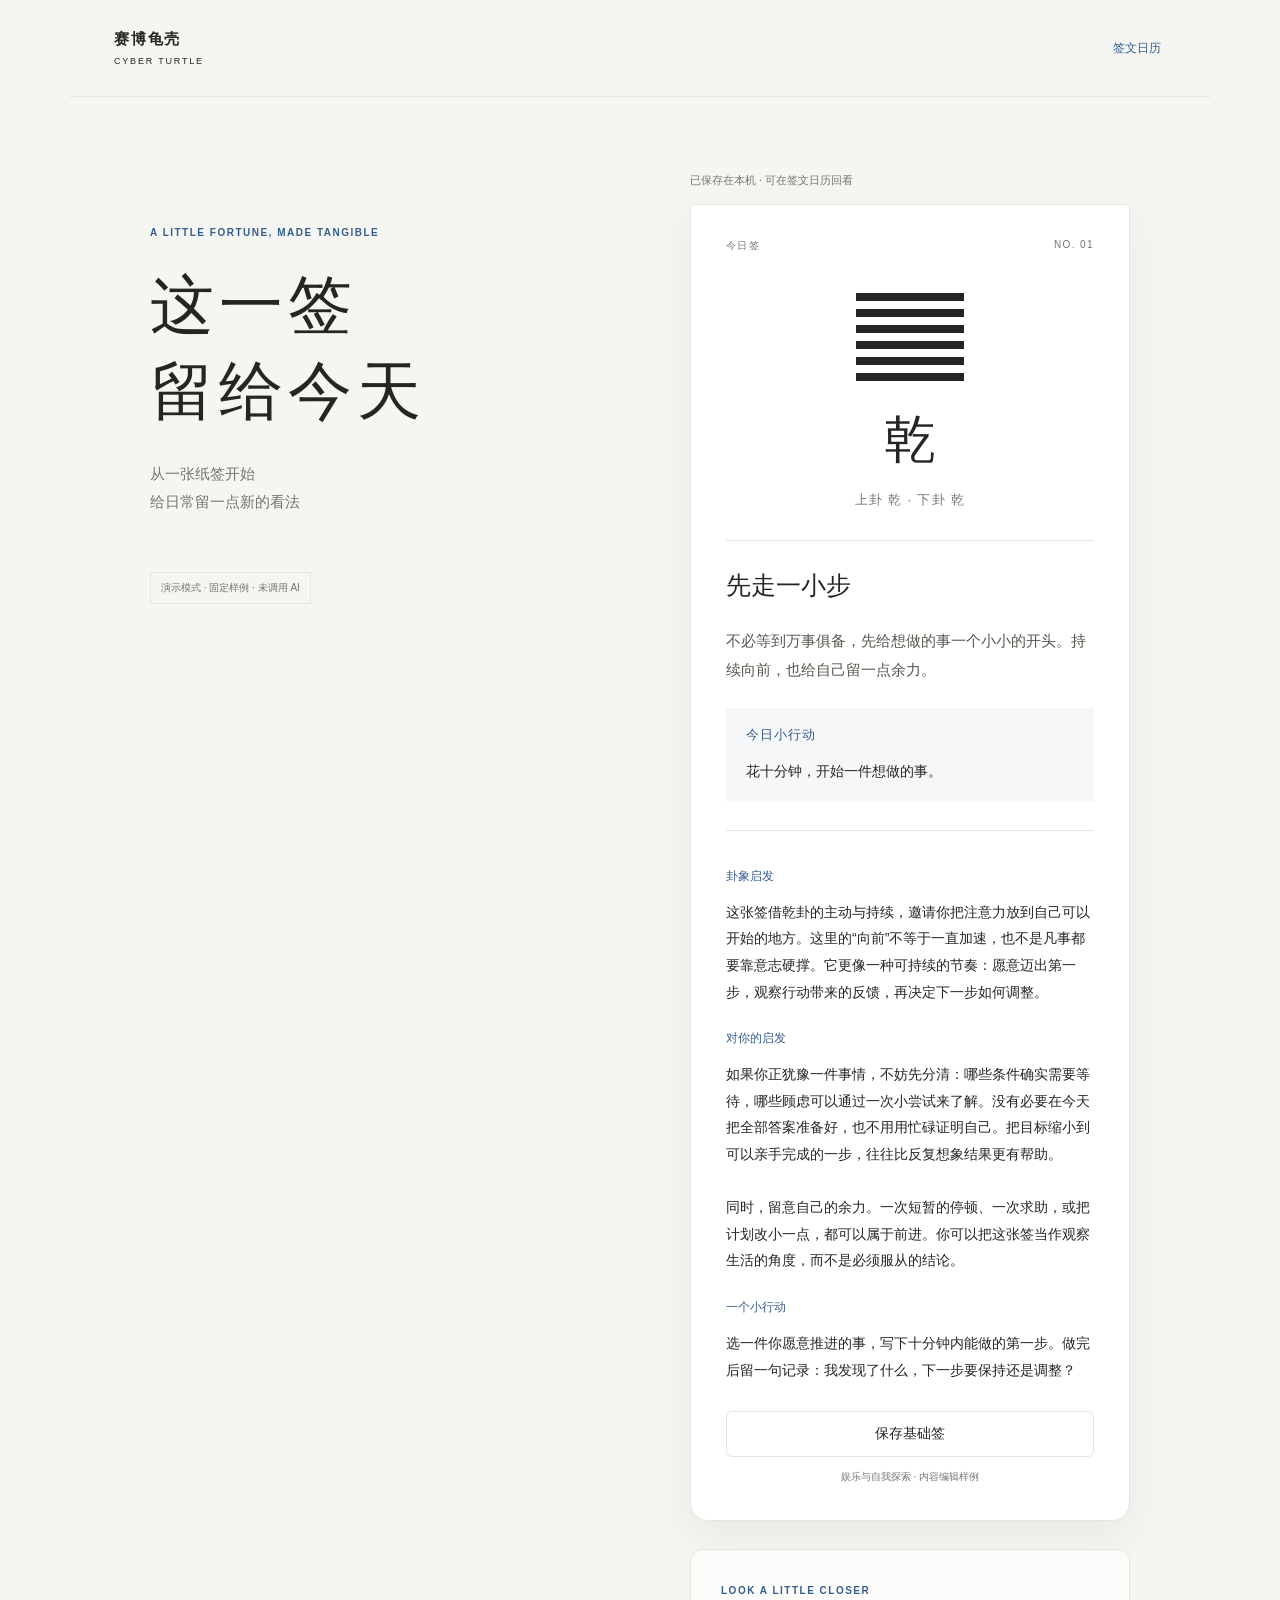
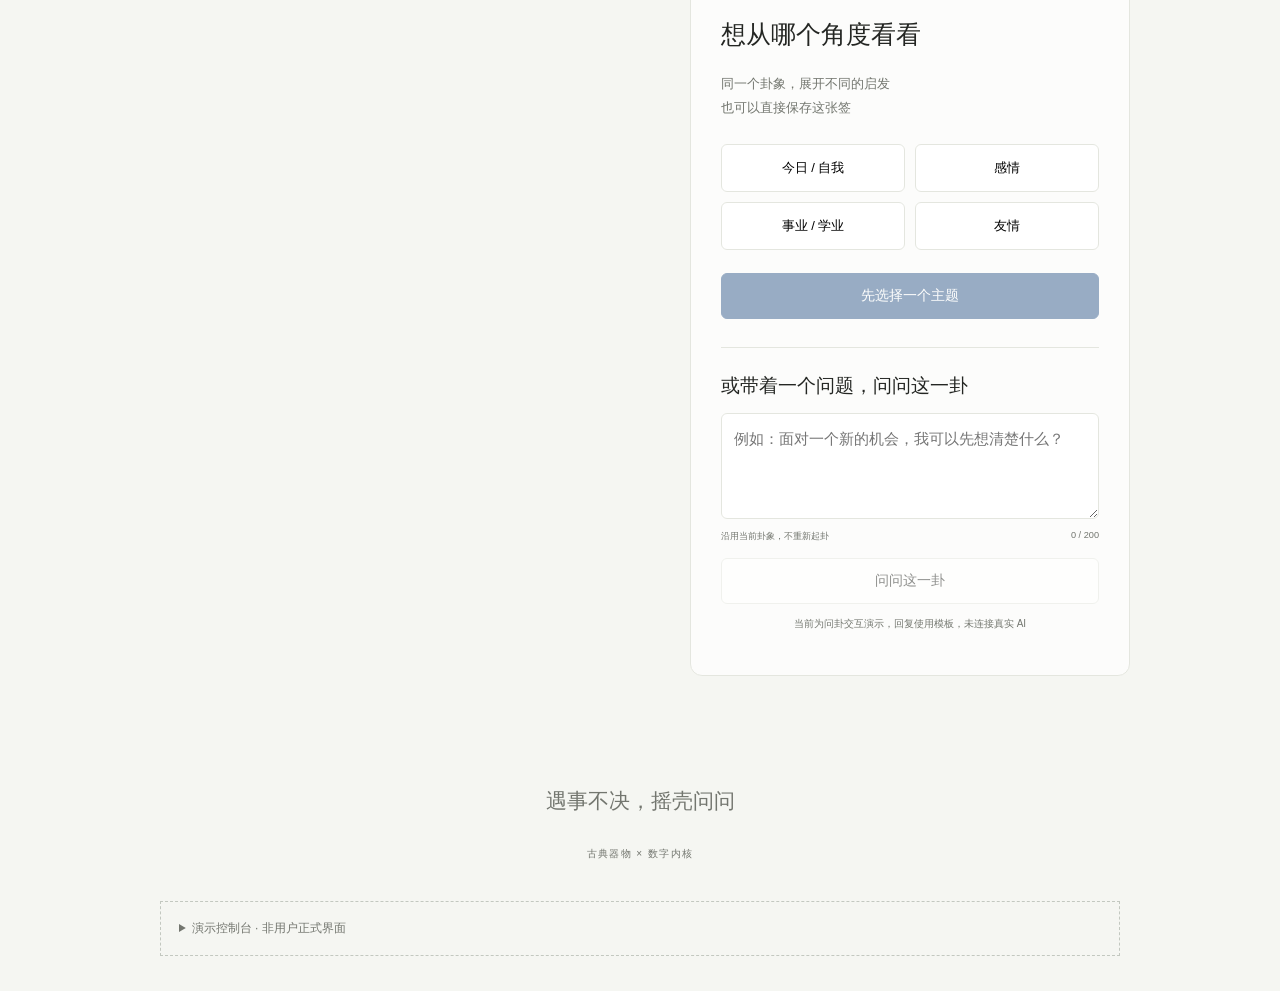
<file: index.html>
<!doctype html><html lang="zh-CN"><head><meta charset="utf-8"><meta name="viewport" content="width=device-width,initial-scale=1"><title>赛博龟壳 · 这一签</title><link rel="stylesheet" href="style.css"></head><body>
<header><a class="brand" href="index.html">赛博龟壳 <small>CYBER TURTLE</small></a><button id="history-open" class="text-button">签文日历</button></header>
<main><section class="intro"><span class="eyebrow">A LITTLE FORTUNE, MADE TANGIBLE</span><h1>这一签<br>留给今天</h1><p>从一张纸签开始<br>给日常留一点新的看法</p><span class="demo-label">演示模式 · 固定样例 · 未调用 AI</span></section>
<div class="experience"><p id="storage-status" class="storage-status" role="status"></p><div id="archive-banner" class="archive-banner" hidden><span>正在回看本机保存的签文</span><button id="return-current" class="text-button">返回当前签文</button></div><section id="notice" role="status" hidden></section><article id="reading" class="paper"><div class="paper-top"><span>今日签</span><span>NO. 01</span></div><div id="hexagram" class="hexagram" aria-label="乾卦，六条阳爻"></div><div class="identity"><h2>乾</h2><p>上卦 乾 · 下卦 乾</p></div><div class="rule"></div><h3 id="base-title"></h3><p id="base-message" class="body-copy"></p><div class="action-box"><small>今日小行动</small><p id="base-action"></p></div><section id="web-reading" class="web-reading"></section><button id="save-base" class="secondary">保存基础签</button><p class="footnote">娱乐与自我探索 · 内容编辑样例</p></article>
<section id="explore" class="panel"><span class="eyebrow">LOOK A LITTLE CLOSER</span><h2>想从哪个角度看看</h2><p class="muted">同一个卦象，展开不同的启发<br>也可以直接保存这张签</p><div id="themes" class="themes" role="group" aria-label="选择解读主题"></div><button id="generate" class="primary" disabled>先选择一个主题</button><div class="question-entry"><label for="question">或带着一个问题，问问这一卦</label><textarea id="question" rows="3" maxlength="200" placeholder="例如：面对一个新的机会，我可以先想清楚什么？" aria-describedby="question-help question-count"></textarea><div class="question-meta"><small id="question-help">沿用当前卦象，不重新起卦</small><small id="question-count">0 / 200</small></div><button id="ask" class="secondary" disabled>问问这一卦</button><p class="footnote">当前为问卦交互演示，回复使用模板，未连接真实 AI</p><p id="ask-status" role="status"></p></div><div id="loading" role="status" hidden>正在展示模拟解读<span class="dots">…</span></div><div id="error" role="alert" hidden><p>这次解读没有完成<br>你的基础签还在，可以重试</p><button id="retry" class="secondary">重试解读</button></div></section>
<article id="result" class="panel result" hidden aria-live="polite"><span id="result-theme" class="eyebrow"></span><h2 id="deep-title"></h2><div id="deep-content"></div><button id="save-deep" class="primary">保存解读卡</button><button id="change-theme" class="text-button">换个主题</button></article><section id="questions-panel" class="panel" hidden><span class="eyebrow">A QUESTION TO THIS HEXAGRAM</span><h2>这一卦的问答</h2><div id="question-answers"></div></section></div></main>
<footer><p>遇事不决，摇壳问问</p><small>古典器物 × 数字内核</small></footer>
<details class="dev"><summary>演示控制台 · 非用户正式界面</summary><p>下面仅模拟界面状态，不提供真实扫码认证或后端安全机制</p><label>入口状态 <select id="scenario"><option value="normal">正常领取</option><option value="expired">扫码入口过期</option><option value="claimed">已被他人领取</option><option value="session">网页会话过期</option><option value="network">网络失败</option><option value="invalid">无效链接</option></select></label><label><input id="fail-next" type="checkbox">下一次模拟生成失败</label><button id="paper-preview" class="secondary">纸签预览</button><button id="library-open" class="secondary">64 卦数据目录</button><button id="new-reading" class="secondary">模拟扫描新一签</button><button id="reset" class="text-button">重置演示</button></details>
<dialog id="export-dialog"><button class="close" data-close aria-label="关闭预览">关闭</button><h2>把这一签留下</h2><p>图片已生成，可下载或长按保存</p><img id="export-image" alt="本次签文图片"><div class="dialog-actions"><a id="download" class="primary" download="赛博龟壳-编辑样例.png">下载 PNG</a><button id="copy" class="secondary">复制文字</button></div><p id="export-status" role="status"></p></dialog>
<dialog id="paper-dialog"><button class="close" data-close>关闭</button><h2>纸签版式预览</h2><p>58 mm 仅为试排假设，未经过打印机验证</p><div id="print-area"></div><button id="print" class="primary">打印 / 保存 PDF</button></dialog>
<dialog id="library-dialog"><button class="close" data-close>关闭</button><h2>64 卦数据骨架</h2><p>源数据字形 · 结构已检 · 文化内容待审</p><label>查看卦象 <select id="library-select"></select></label><div id="library-content"></div></dialog>
<dialog id="history-dialog"><button class="close" data-close>关闭</button><h2>签文日历</h2><p>在同一设备、同一浏览器里，回看已经打开的签文<br>清理浏览器数据会移除记录，不会跨手机同步</p><div class="calendar-nav"><button id="month-prev" class="secondary" aria-label="上个月">上月</button><h3 id="month-label" aria-live="polite"></h3><button id="month-next" class="secondary" aria-label="下个月">下月</button></div><div class="weekdays" aria-hidden="true"><span>一</span><span>二</span><span>三</span><span>四</span><span>五</span><span>六</span><span>日</span></div><div id="calendar" class="calendar" role="group" aria-label="选择记录日期"></div><button id="calendar-today" class="text-button">回到今天</button><h3 id="history-date"></h3><div id="history-list" aria-live="polite"></div></dialog><div id="toast" role="status" hidden></div><script src="data.js"></script><script src="history.js"></script><script src="scan.js"></script><script src="app.js"></script></body></html>
</file>
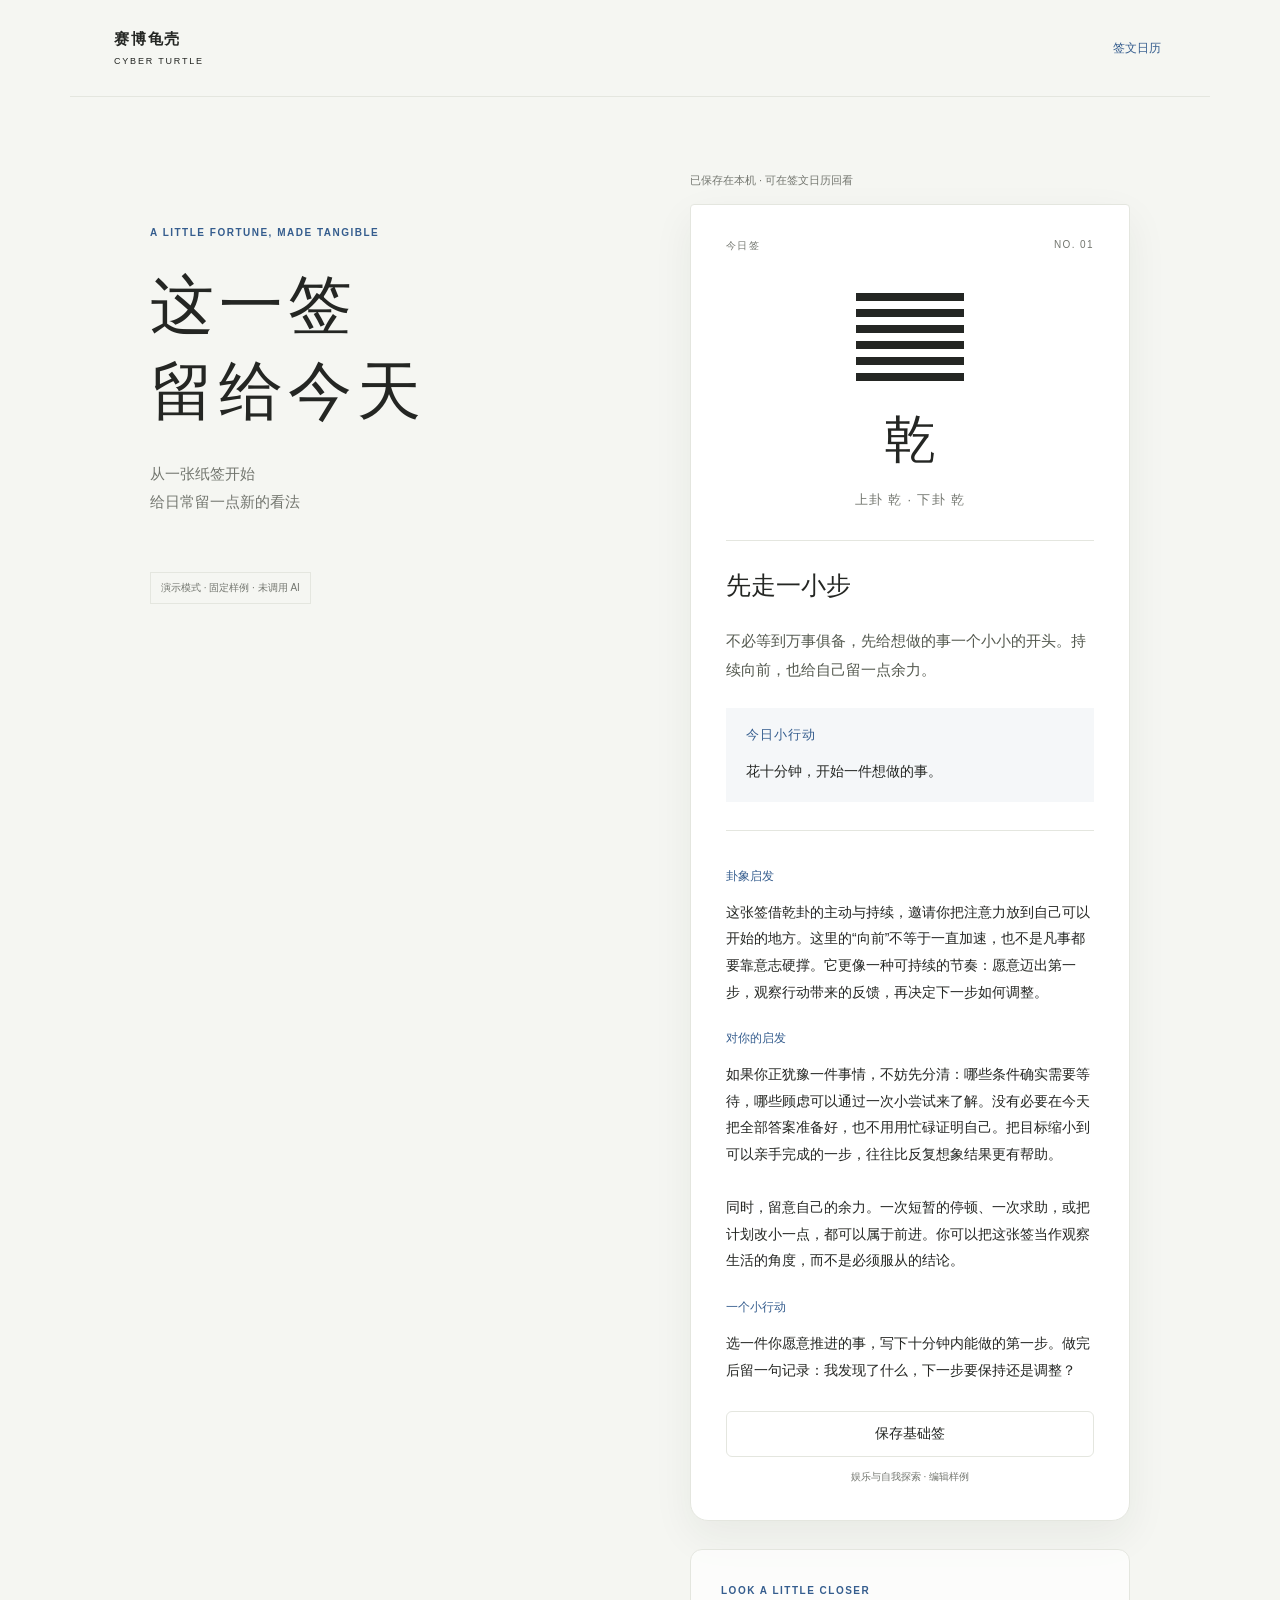
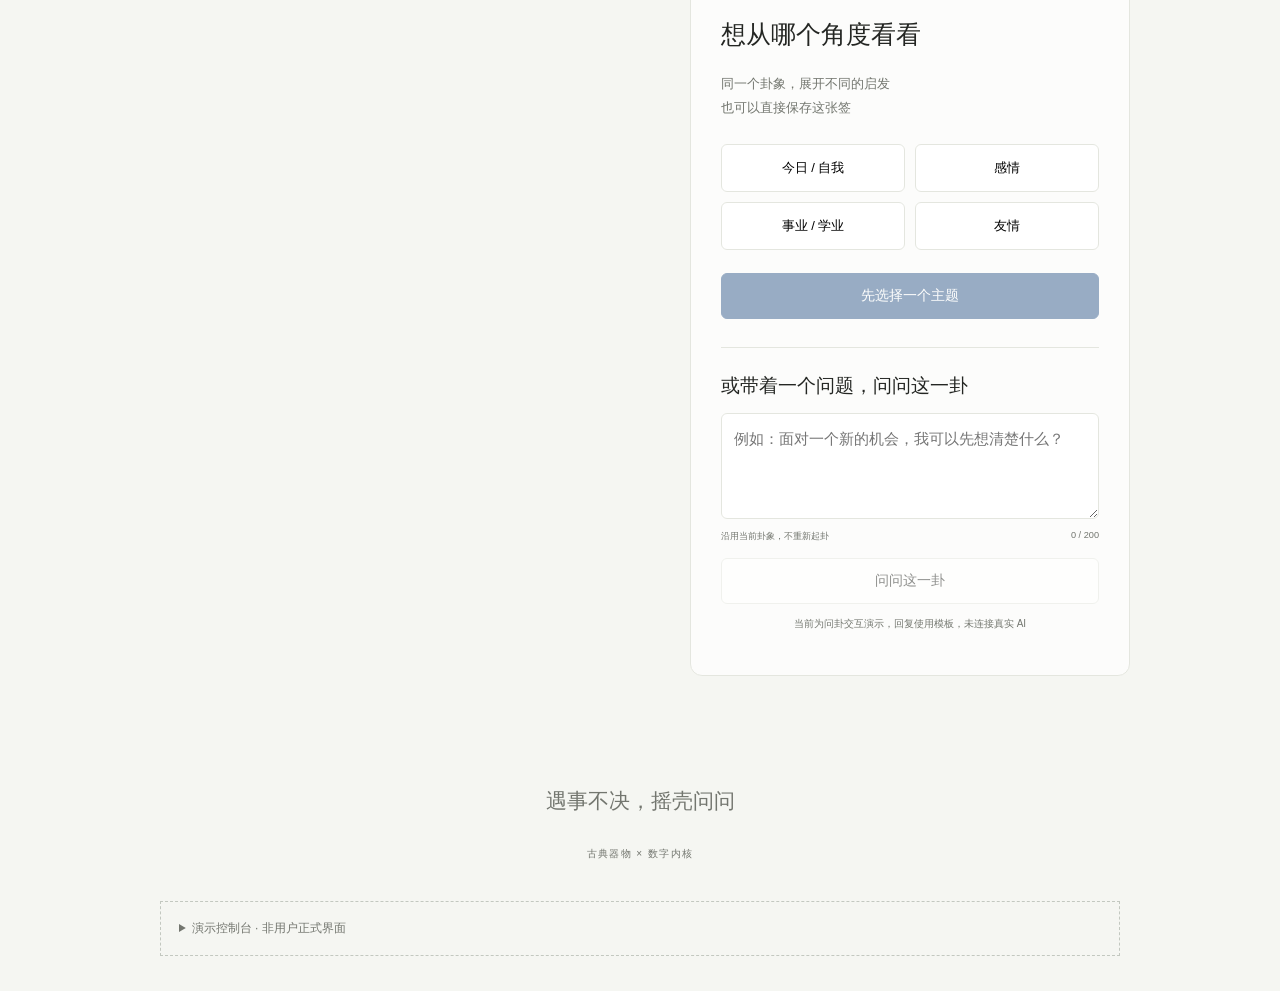
<file: h5/index.html>
<!doctype html><html lang="zh-CN"><head><meta charset="utf-8"><meta name="viewport" content="width=device-width,initial-scale=1"><title>赛博龟壳 · 这一签</title><link rel="stylesheet" href="style.css"></head><body>
<header><a class="brand" href="index.html">赛博龟壳 <small>CYBER TURTLE</small></a><button id="history-open" class="text-button">签文日历</button></header>
<main><section class="intro"><span class="eyebrow">A LITTLE FORTUNE, MADE TANGIBLE</span><h1>这一签<br>留给今天</h1><p>从一张纸签开始<br>给日常留一点新的看法</p><span class="demo-label">正在读取签文</span></section>
<div class="experience"><p id="storage-status" class="storage-status" role="status"></p><div id="archive-banner" class="archive-banner" hidden><span>正在回看本机保存的签文</span><button id="return-current" class="text-button">返回当前签文</button></div><section id="notice" role="status" hidden></section><article id="reading" class="paper" hidden><div class="paper-top"><span>今日签</span><span>NO. 01</span></div><div id="hexagram" class="hexagram" aria-label="乾卦，六条阳爻"></div><div class="identity"><h2>乾</h2><p>上卦 乾 · 下卦 乾</p></div><div class="rule"></div><h3 id="base-title"></h3><p id="base-message" class="body-copy"></p><div class="action-box"><small>今日小行动</small><p id="base-action"></p></div><section id="web-reading" class="web-reading"></section><button id="save-base" class="secondary">保存基础签</button><p id="reading-source" class="footnote">娱乐与自我探索</p></article>
<section id="explore" class="panel" hidden><span class="eyebrow">LOOK A LITTLE CLOSER</span><h2>想从哪个角度看看</h2><p class="muted">同一个卦象，展开不同的启发<br>也可以直接保存这张签</p><div id="themes" class="themes" role="group" aria-label="选择解读主题"></div><button id="generate" class="primary" disabled>先选择一个主题</button><div id="loading" role="status" hidden><span id="loading-text">正在展开解读</span><span class="dots">…</span></div><div id="error" role="alert" hidden><p>这次解读没有完成<br>你的基础签还在，可以重试</p><button id="retry" class="secondary">重试解读</button></div><div class="question-entry"><label for="question">或带着一个问题，问问这一卦</label><textarea id="question" rows="3" maxlength="200" placeholder="例如：面对一个新的机会，我可以先想清楚什么？" aria-describedby="question-help question-count"></textarea><div class="question-meta"><small id="question-help">沿用当前卦象，不重新起卦</small><small id="question-count">0 / 200</small></div><button id="ask" class="secondary" disabled><span id="ask-label">问问这一卦</span><span id="ask-dots" class="dots" hidden>…</span></button><p id="question-source" class="footnote"></p><p id="ask-status" role="status"></p></div></section>
<article id="result" class="panel result" hidden aria-live="polite"><span id="result-theme" class="eyebrow"></span><h2 id="deep-title"></h2><div id="deep-content"></div><button id="save-deep" class="primary">保存解读卡</button><button id="change-theme" class="text-button">换个主题</button></article><section id="questions-panel" class="panel" hidden><span class="eyebrow">A QUESTION TO THIS HEXAGRAM</span><h2>这一卦的问答</h2><div id="question-answers"></div></section></div></main>
<footer><p>遇事不决，摇壳问问</p><small>古典器物 × 数字内核</small></footer>
<details class="dev"><summary>演示控制台 · 非用户正式界面</summary><p>下面仅模拟界面状态，不提供真实扫码认证或后端安全机制</p><label>入口状态 <select id="scenario"><option value="normal">正常领取</option><option value="expired">扫码入口过期</option><option value="claimed">已被他人领取</option><option value="session">网页会话过期</option><option value="network">网络失败</option><option value="invalid">无效链接</option></select></label><label><input id="fail-next" type="checkbox">下一次模拟生成失败</label><button id="paper-preview" class="secondary">纸签预览</button><button id="library-open" class="secondary">64 卦数据目录</button><button id="new-reading" class="secondary">模拟扫描新一签</button><button id="reset" class="text-button">重置演示</button></details>
<dialog id="export-dialog"><button class="close" data-close aria-label="关闭预览">关闭</button><h2>把这一签留下</h2><p>图片已生成，可下载或长按保存</p><img id="export-image" alt="本次签文图片"><div class="dialog-actions"><a id="download" class="primary" download="赛博龟壳-签文.png">下载 PNG</a><button id="copy" class="secondary">复制文字</button></div><p id="export-status" role="status"></p></dialog>
<dialog id="paper-dialog"><button class="close" data-close>关闭</button><h2>纸签版式预览</h2><p>58 mm 仅为试排假设，未经过打印机验证</p><div id="print-area"></div><button id="print" class="primary">打印 / 保存 PDF</button></dialog>
<dialog id="library-dialog"><button class="close" data-close>关闭</button><h2>64 卦数据骨架</h2><p>源数据字形 · 结构已检 · 文化内容待审</p><label>查看卦象 <select id="library-select"></select></label><div id="library-content"></div></dialog>
<dialog id="history-dialog"><button class="close" data-close>关闭</button><h2>签文日历</h2><p>在同一设备、同一浏览器里，回看已经打开的签文<br>清理浏览器数据会移除记录，不会跨手机同步</p><div class="calendar-nav"><button id="month-prev" class="secondary" aria-label="上个月">上月</button><h3 id="month-label" aria-live="polite"></h3><button id="month-next" class="secondary" aria-label="下个月">下月</button></div><div class="weekdays" aria-hidden="true"><span>一</span><span>二</span><span>三</span><span>四</span><span>五</span><span>六</span><span>日</span></div><div id="calendar" class="calendar" role="group" aria-label="选择记录日期"></div><button id="calendar-today" class="text-button">回到今天</button><h3 id="history-date"></h3><div id="history-list" aria-live="polite"></div></dialog><div id="toast" role="status" hidden></div><script src="data.js"></script><script src="history.js"></script><script src="scan.js"></script><script src="live.js"></script><script src="app.js"></script></body></html>
</file>
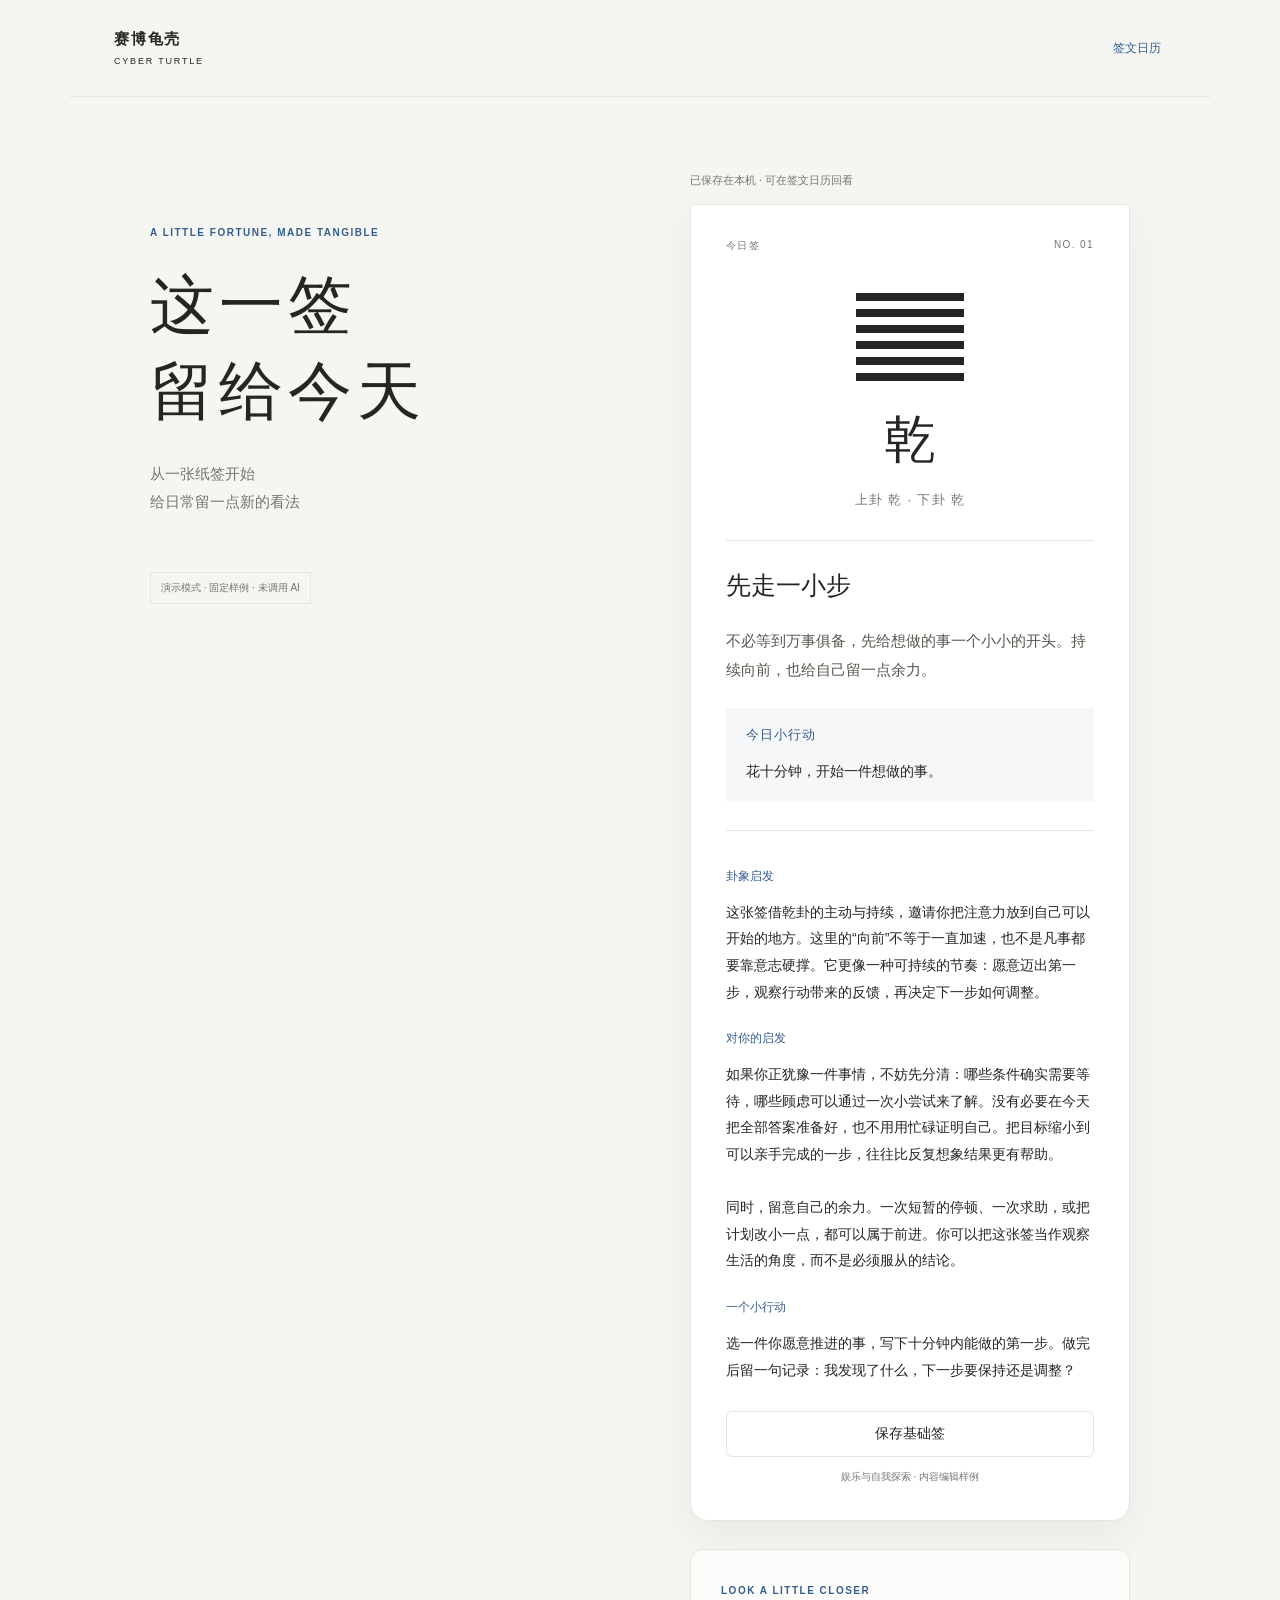
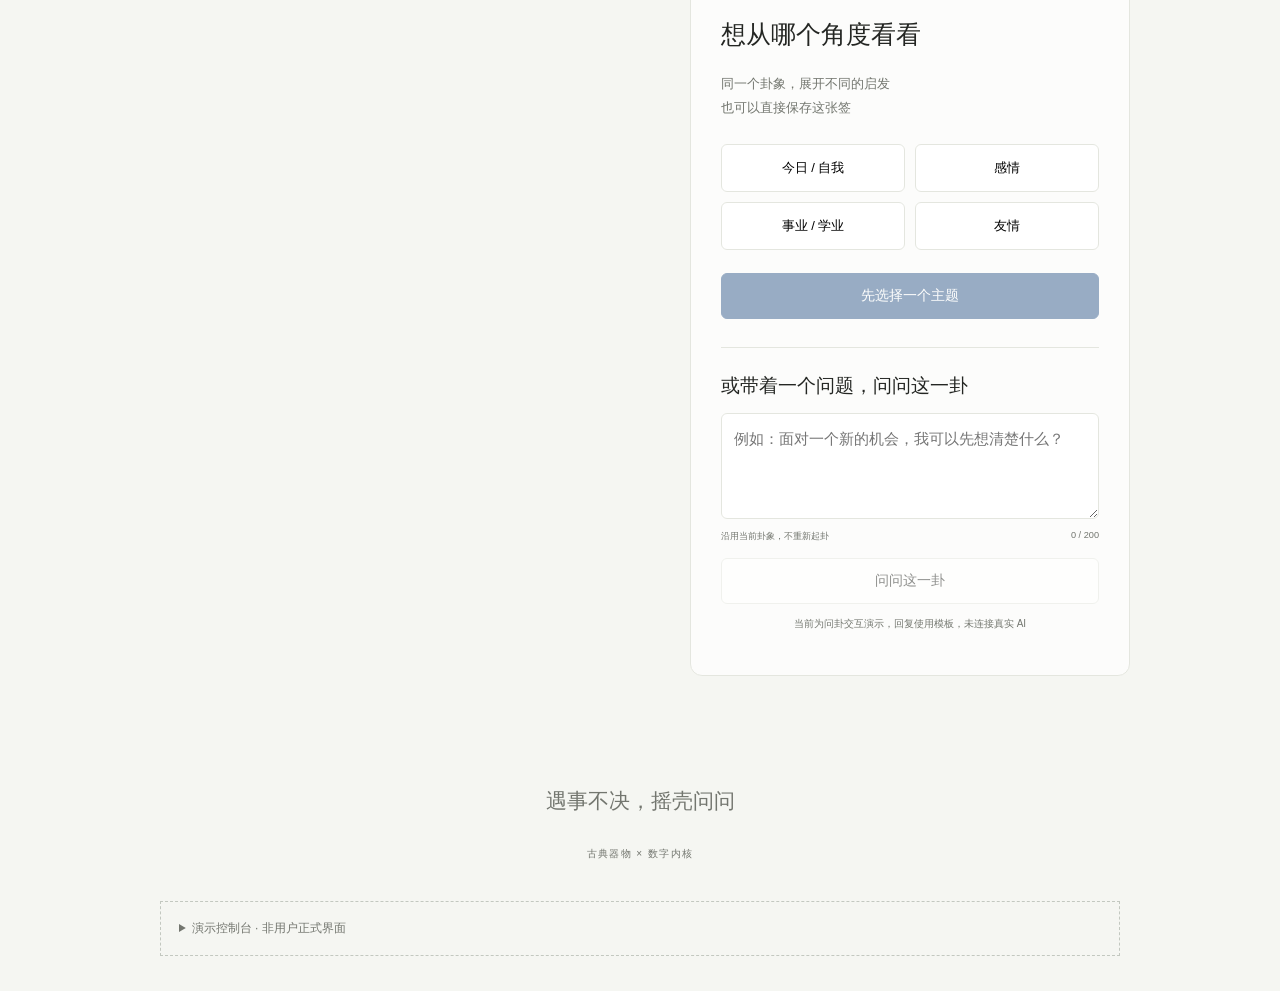
<file: archive/project-documents/A-前端与内容/整体框架-v0.1/h5/index.html>
<!doctype html><html lang="zh-CN"><head><meta charset="utf-8"><meta name="viewport" content="width=device-width,initial-scale=1"><title>赛博龟壳 · 这一签</title><link rel="stylesheet" href="style.css"></head><body>
<header><a class="brand" href="index.html">赛博龟壳 <small>CYBER TURTLE</small></a><button id="history-open" class="text-button">签文日历</button></header>
<main><section class="intro"><span class="eyebrow">A LITTLE FORTUNE, MADE TANGIBLE</span><h1>这一签<br>留给今天</h1><p>从一张纸签开始<br>给日常留一点新的看法</p><span class="demo-label">演示模式 · 固定样例 · 未调用 AI</span></section>
<div class="experience"><p id="storage-status" class="storage-status" role="status"></p><div id="archive-banner" class="archive-banner" hidden><span>正在回看本机保存的签文</span><button id="return-current" class="text-button">返回当前签文</button></div><section id="notice" role="status" hidden></section><article id="reading" class="paper"><div class="paper-top"><span>今日签</span><span>NO. 01</span></div><div id="hexagram" class="hexagram" aria-label="乾卦，六条阳爻"></div><div class="identity"><h2>乾</h2><p>上卦 乾 · 下卦 乾</p></div><div class="rule"></div><h3 id="base-title"></h3><p id="base-message" class="body-copy"></p><div class="action-box"><small>今日小行动</small><p id="base-action"></p></div><section id="web-reading" class="web-reading"></section><button id="save-base" class="secondary">保存基础签</button><p class="footnote">娱乐与自我探索 · 内容编辑样例</p></article>
<section id="explore" class="panel"><span class="eyebrow">LOOK A LITTLE CLOSER</span><h2>想从哪个角度看看</h2><p class="muted">同一个卦象，展开不同的启发<br>也可以直接保存这张签</p><div id="themes" class="themes" role="group" aria-label="选择解读主题"></div><button id="generate" class="primary" disabled>先选择一个主题</button><div class="question-entry"><label for="question">或带着一个问题，问问这一卦</label><textarea id="question" rows="3" maxlength="200" placeholder="例如：面对一个新的机会，我可以先想清楚什么？" aria-describedby="question-help question-count"></textarea><div class="question-meta"><small id="question-help">沿用当前卦象，不重新起卦</small><small id="question-count">0 / 200</small></div><button id="ask" class="secondary" disabled>问问这一卦</button><p class="footnote">当前为问卦交互演示，回复使用模板，未连接真实 AI</p><p id="ask-status" role="status"></p></div><div id="loading" role="status" hidden>正在展示模拟解读<span class="dots">…</span></div><div id="error" role="alert" hidden><p>这次解读没有完成<br>你的基础签还在，可以重试</p><button id="retry" class="secondary">重试解读</button></div></section>
<article id="result" class="panel result" hidden aria-live="polite"><span id="result-theme" class="eyebrow"></span><h2 id="deep-title"></h2><div id="deep-content"></div><button id="save-deep" class="primary">保存解读卡</button><button id="change-theme" class="text-button">换个主题</button></article><section id="questions-panel" class="panel" hidden><span class="eyebrow">A QUESTION TO THIS HEXAGRAM</span><h2>这一卦的问答</h2><div id="question-answers"></div></section></div></main>
<footer><p>遇事不决，摇壳问问</p><small>古典器物 × 数字内核</small></footer>
<details class="dev"><summary>演示控制台 · 非用户正式界面</summary><p>下面仅模拟界面状态，不提供真实扫码认证或后端安全机制</p><label>入口状态 <select id="scenario"><option value="normal">正常领取</option><option value="expired">扫码入口过期</option><option value="claimed">已被他人领取</option><option value="session">网页会话过期</option><option value="network">网络失败</option><option value="invalid">无效链接</option></select></label><label><input id="fail-next" type="checkbox">下一次模拟生成失败</label><button id="paper-preview" class="secondary">纸签预览</button><button id="library-open" class="secondary">64 卦数据目录</button><button id="new-reading" class="secondary">模拟扫描新一签</button><button id="reset" class="text-button">重置演示</button></details>
<dialog id="export-dialog"><button class="close" data-close aria-label="关闭预览">关闭</button><h2>把这一签留下</h2><p>图片已生成，可下载或长按保存</p><img id="export-image" alt="本次签文图片"><div class="dialog-actions"><a id="download" class="primary" download="赛博龟壳-编辑样例.png">下载 PNG</a><button id="copy" class="secondary">复制文字</button></div><p id="export-status" role="status"></p></dialog>
<dialog id="paper-dialog"><button class="close" data-close>关闭</button><h2>纸签版式预览</h2><p>58 mm 仅为试排假设，未经过打印机验证</p><div id="print-area"></div><button id="print" class="primary">打印 / 保存 PDF</button></dialog>
<dialog id="library-dialog"><button class="close" data-close>关闭</button><h2>64 卦数据骨架</h2><p>源数据字形 · 结构已检 · 文化内容待审</p><label>查看卦象 <select id="library-select"></select></label><div id="library-content"></div></dialog>
<dialog id="history-dialog"><button class="close" data-close>关闭</button><h2>签文日历</h2><p>在同一设备、同一浏览器里，回看已经打开的签文<br>清理浏览器数据会移除记录，不会跨手机同步</p><div class="calendar-nav"><button id="month-prev" class="secondary" aria-label="上个月">上月</button><h3 id="month-label" aria-live="polite"></h3><button id="month-next" class="secondary" aria-label="下个月">下月</button></div><div class="weekdays" aria-hidden="true"><span>一</span><span>二</span><span>三</span><span>四</span><span>五</span><span>六</span><span>日</span></div><div id="calendar" class="calendar" role="group" aria-label="选择记录日期"></div><button id="calendar-today" class="text-button">回到今天</button><h3 id="history-date"></h3><div id="history-list" aria-live="polite"></div></dialog><div id="toast" role="status" hidden></div><script src="data.js"></script><script src="history.js"></script><script src="app.js"></script></body></html>
</file>
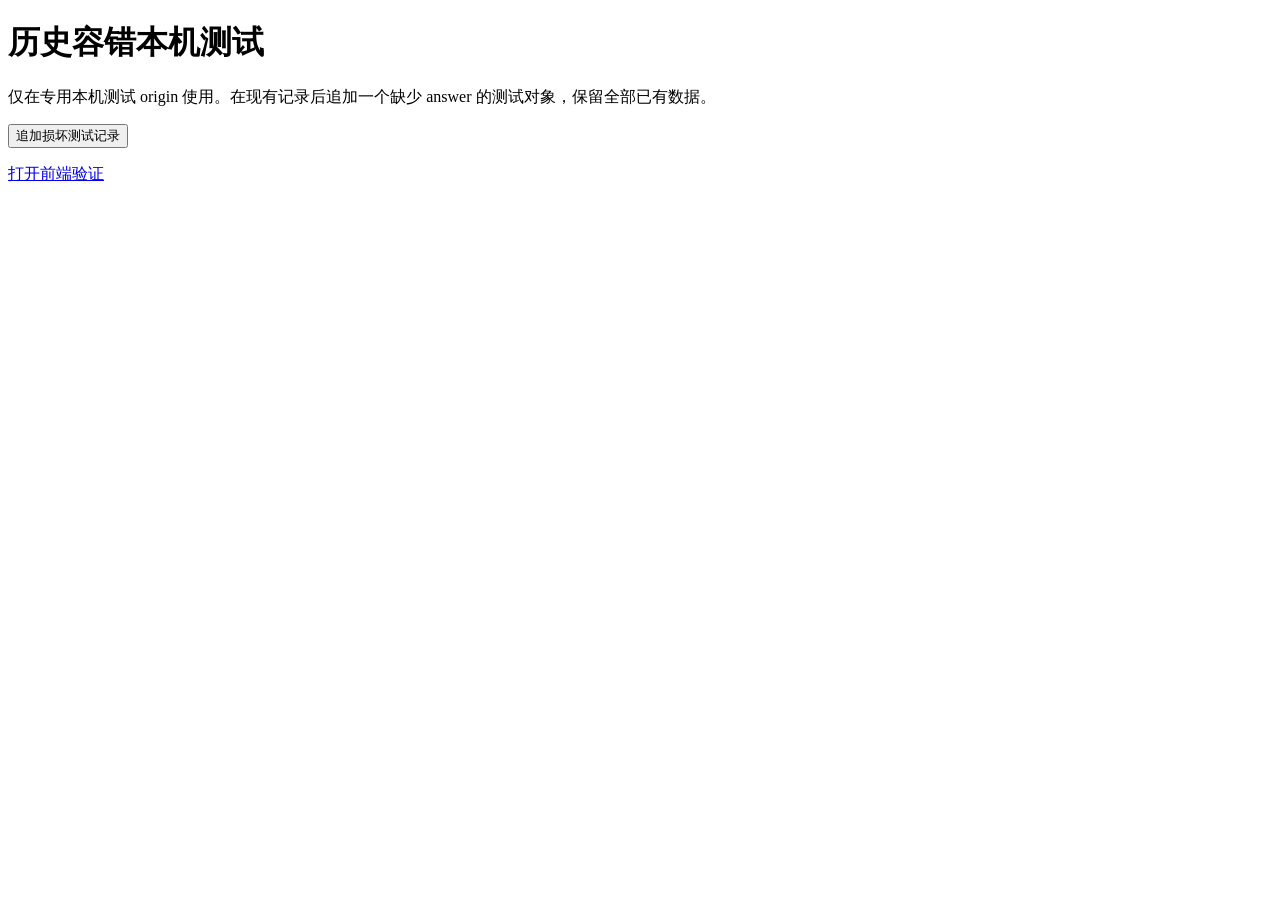
<file: tests/corruption-check.html>
<!doctype html><meta charset="utf-8"><title>历史容错本机测试</title>
<h1>历史容错本机测试</h1><p>仅在专用本机测试 origin 使用。在现有记录后追加一个缺少 answer 的测试对象，保留全部已有数据。</p>
<button id="seed">追加损坏测试记录</button><p id="status" role="status"></p><a href="../h5/">打开前端验证</a>
<script src="../h5/history.js"></script><script>
document.querySelector('#seed').onclick=async()=>{
 if(!['localhost','127.0.0.1'].includes(location.hostname)){document.querySelector('#status').textContent='只允许本机测试';return;}
 await navigator.locks.request(TurtleHistory.KEY+'-write',{mode:'exclusive'},()=>{
 const raw=JSON.parse(localStorage.getItem(TurtleHistory.KEY));
 if(!raw?.records?.length)throw Error('先打开演示页创建测试记录');
 const bad=structuredClone(raw.records[0]);bad.id='corrupt-test-fixture';bad.questions=[{}];
 if(!raw.records.some(x=>x.id===bad.id))raw.records.push(bad);
 localStorage.setItem(TurtleHistory.KEY,JSON.stringify(raw));
 });document.querySelector('#status').textContent='已追加测试坏记录，原有完整记录保留';
};
</script>
</file>
<file: style.css>
:root{--paper:#fff;--ink:#242623;--muted:#73766f;--blue:#355d8e;--line:#e4e6df;--bg:#f5f6f2;--serif:Georgia,'Songti SC','STSong',serif;color:var(--ink);background:var(--bg);font-family:-apple-system,BlinkMacSystemFont,'PingFang SC',sans-serif;font-size:15px}*{box-sizing:border-box}body{margin:0}button,a,input,select{-webkit-tap-highlight-color:transparent}button,a,select{transition:background .2s,color .2s,transform .2s,box-shadow .2s}button{font:inherit;cursor:pointer}button:hover:not(:disabled),a.primary:hover{transform:translateY(-2px)}button:active:not(:disabled){transform:scale(.98)}button:disabled{opacity:.5;cursor:not-allowed}button:focus-visible,a:focus-visible,select:focus-visible,summary:focus-visible{outline:3px solid #84a9d6;outline-offset:4px}[hidden]{display:none!important}header{max-width:1140px;margin:auto;padding:30px 44px;display:flex;justify-content:space-between;border-bottom:1px solid var(--line)}.brand{color:inherit;text-decoration:none;letter-spacing:.12em;font-weight:600}.brand small{display:block;font-size:9px;letter-spacing:.2em;font-weight:400;margin-top:7px}.edition{font-size:11px;color:var(--muted);letter-spacing:.12em}main{max-width:1060px;display:grid;grid-template-columns:1fr 440px;gap:70px;margin:75px auto;padding:0 40px}.intro{padding-top:50px}.eyebrow{font-size:10px;letter-spacing:.15em;color:var(--blue);font-weight:600}h1{font-family:var(--serif);font-size:64px;font-weight:400;line-height:1.35;letter-spacing:.08em;margin:24px 0}p{line-height:1.9}h2{font-family:var(--serif);font-weight:500;font-size:25px}h3{font-family:var(--serif);font-weight:500;font-size:25px}.intro>p{color:var(--muted)}.demo-label{display:inline-block;margin-top:40px;padding:8px 10px;border:1px solid var(--line);font-size:10px;color:var(--muted)}.paper{background:white;padding:34px 35px;border:1px solid var(--line);box-shadow:0 15px 40px #222a2210;border-radius:4px 4px 18px 18px}.paper-top{display:flex;justify-content:space-between;font-size:10px;letter-spacing:.14em;color:var(--muted)}.hexagram{width:72px;margin:35px auto 22px;display:flex;flex-direction:column;gap:6px}.line{height:6px;background:var(--ink)}.line.yin{background:linear-gradient(to right,var(--ink) 43%,transparent 43%,transparent 57%,var(--ink) 57%)}.identity{text-align:center}.identity h2{font-size:38px;margin:0}.identity p{font-size:11px;color:var(--muted);letter-spacing:.1em}.rule{height:1px;background:var(--line);margin:28px 0}.body-copy{color:#54594f;font-size:15px}.action-box{background:#f5f7f9;padding:17px 20px;margin:24px 0}.action-box small{color:var(--blue);letter-spacing:.08em}.action-box p{margin-bottom:0;font-size:14px}.primary,.secondary{display:inline-flex;justify-content:center;align-items:center;min-height:46px;padding:12px 18px;border-radius:6px;text-decoration:none;border:1px solid var(--line);font-size:14px}.primary{background:var(--blue);color:white;border-color:var(--blue)}.secondary{background:white;color:var(--ink)}.paper>.secondary,.panel>.primary{width:100%}.footnote{font-size:10px;color:var(--muted);text-align:center;margin-bottom:0}.panel{margin-top:28px;padding:30px;background:#ffffffa8;border:1px solid var(--line);border-radius:12px}.muted{font-size:13px;color:var(--muted)}.themes{display:grid;grid-template-columns:1fr 1fr;gap:10px;margin:23px 0}.theme{border:1px solid var(--line);border-radius:6px;padding:14px 5px;background:white;font-size:13px}.theme[aria-pressed=true]{border-color:var(--blue);color:var(--blue);background:#eef3fa}.result h3{font-family:inherit;font-size:12px;color:var(--blue);margin-top:28px}.result p{font-size:14px}.text-button{background:none;border:0;padding:16px;color:var(--blue)}.result>.text-button{width:100%}#notice{padding:30px;border:1px solid var(--line);background:white;border-radius:12px}#notice h2{font-size:23px}#loading{padding:20px;text-align:center;color:var(--blue);font-size:13px}.dots{animation:pulse 1s infinite}#error{color:#91483d;font-size:13px}footer{text-align:center;padding:10px 20px 40px;color:var(--muted)}footer p{font-family:var(--serif);font-size:21px}footer small{font-size:10px;letter-spacing:.14em}.dev{max-width:960px;margin:0 auto 35px;border:1px dashed #c3c8c0;padding:18px;font-size:12px;color:var(--muted)}.dev label{display:block;margin:15px 0}select{max-width:100%;padding:9px;border:1px solid var(--line);border-radius:4px;background:white;font:inherit}.dev button{font-size:12px;margin:4px}summary{cursor:pointer}dialog{border:1px solid var(--line);border-radius:16px;max-width:min(92vw,540px);width:540px;padding:28px;max-height:90vh;overflow:auto;box-shadow:0 20px 100px #0002}dialog::backdrop{background:#1d282b66;backdrop-filter:blur(3px)}dialog[open]{animation:enter .25s ease both}.close{float:right;background:none;border:0;padding:10px;color:var(--muted)}dialog h2{clear:both}dialog p{font-size:13px;color:var(--muted)}#export-image{width:100%;border:1px solid var(--line)}.dialog-actions{display:flex;gap:12px;margin-top:15px}#print-area{width:58mm;max-width:100%;margin:20px auto;padding:5mm;background:white;color:black;font-family:var(--serif);font-size:12px;text-align:center;border:1px dashed #bbb}#print-area h3{font-size:18px}#print-area p{color:black;font-size:12px;text-align:left}#library-content{text-align:center;padding:20px}#toast{position:fixed;bottom:30px;left:50%;transform:translateX(-50%);background:var(--ink);color:white;padding:12px 24px;border-radius:8px;z-index:10;font-size:12px}header,.intro,.paper,.panel,footer{animation:enter .4s ease both}.panel{animation-delay:.05s}.leaving{animation:leave .18s ease forwards!important}@keyframes enter{from{opacity:0;transform:translateY(8px)}to{opacity:1;transform:translateY(0)}}@keyframes leave{to{opacity:0;transform:translateY(-5px)}}@keyframes pulse{50%{opacity:.3}}@media(max-width:760px){header{padding:22px}.edition{font-size:9px}main{display:block;padding:0 20px;margin:32px auto;max-width:480px}.intro{padding:0 5px 30px}.intro h1{font-size:40px;line-height:1.3}.intro h1 br{display:none}.intro>p{font-size:12px;display:inline-block;margin:0}.intro>p br{display:none}.intro .eyebrow{font-size:8px}.demo-label{margin-top:18px;display:table}.paper{padding:26px}.panel{padding:25px}.dev{margin:20px}.dialog-actions{flex-wrap:wrap}}@media(prefers-reduced-motion:reduce){*,*::before,*::after{animation:none!important;transition:none!important;scroll-behavior:auto!important}}@media print{body>*{display:none!important}#paper-dialog[open]{display:block!important;position:static;border:0;box-shadow:none;width:auto;max-height:none;overflow:visible}#paper-dialog>*:not(#print-area){display:none!important}#print-area{display:block!important;border:0;margin:0}dialog::backdrop{display:none}}
/* Round-two additions preserve the original palette and typography. */
header>.text-button{padding:5px;font-size:12px}.storage-status{font-size:11px;line-height:1.6;color:var(--muted);margin:0 0 14px}.web-reading{margin:28px 0;border-top:1px solid var(--line);padding-top:12px}.web-reading h3,.qa-item h3{font-family:inherit;font-size:12px;color:var(--blue);margin-top:25px}.web-reading p,.qa-item p{font-size:14px;white-space:pre-line;overflow-wrap:anywhere}.result p{white-space:pre-line}.question-entry{border-top:1px solid var(--line);margin-top:28px;padding-top:25px}.question-entry label{font-family:var(--serif);font-size:19px;display:block;margin-bottom:14px}textarea{width:100%;resize:vertical;min-height:106px;border:1px solid var(--line);border-radius:6px;padding:12px;background:white;color:var(--ink);font:inherit;line-height:1.7;transition:border-color .2s}textarea:focus-visible{outline:2px solid #84a9d6;outline-offset:2px}.question-meta{display:flex;justify-content:space-between;gap:10px;margin:8px 0 15px;color:var(--muted);font-size:11px}.question-entry>.secondary{width:100%}#ask-status{font-size:12px;color:var(--blue)}.qa-item{border-top:1px solid var(--line);padding-top:16px;margin-top:20px;animation:enter .3s ease both}.qa-item>small{font-size:10px;color:var(--muted)}.qa-item>h3{font-size:17px;color:var(--ink);line-height:1.7;overflow-wrap:anywhere}.archive-banner{background:#eef3fa;padding:12px 16px;font-size:12px;border-radius:6px;margin-bottom:15px}.archive-banner button{padding:10px 0 0;display:block;font-size:12px}.calendar-nav{display:flex;align-items:center;justify-content:space-between;gap:8px}.calendar-nav h3{font-size:19px;white-space:nowrap}.calendar-nav button{min-height:36px;padding:7px 10px;font-size:12px}.weekdays,.calendar{display:grid;grid-template-columns:repeat(7,minmax(0,1fr));gap:5px}.weekdays{font-size:11px;text-align:center;color:var(--muted);padding:12px 0}.calendar-day{position:relative;border:1px solid transparent;background:#f5f6f2;border-radius:5px;min-height:44px;padding:8px 2px 15px;font-size:13px}.calendar-day[aria-current=date]{border-color:var(--blue)}.calendar-day[aria-pressed=true]{background:var(--blue);color:white}.calendar-day small{position:absolute;bottom:3px;left:0;width:100%;font-size:9px}.history-item{display:block;text-align:left;width:100%;padding:16px;margin:10px 0;background:white;border:1px solid var(--line);border-radius:6px}.history-item strong{display:block;font-weight:500}.history-item small{display:block;margin-top:8px;color:var(--muted);font-size:11px}#history-date{font-family:inherit;font-size:14px}#history-list{animation:enter .25s ease both}.question-entry,.web-reading,.calendar{animation:enter .3s ease both}@media(max-width:380px){#history-dialog{padding:18px}.calendar-nav h3{font-size:17px}.question-entry label{font-size:17px}}@media(prefers-reduced-motion:reduce){.qa-item,.question-entry,.web-reading,.calendar,#history-list{animation:none!important}textarea{transition:none!important}}

/* Larger hexagram identity within the requested paper surfaces only. */
#reading>#hexagram{width:108px;gap:8px;margin:40px auto 26px}
#reading>#hexagram .line{height:8px}
#reading>.identity h2{font-size:52px;line-height:1.25}
#reading>.identity p{font-size:13px;margin:16px 0 0}
#print-area>.print-identity{padding:6mm 0 5mm}
#print-area .print-identity .hexagram{width:29mm;gap:2mm;margin:0 auto 6mm}
#print-area .print-identity .line{height:2.2mm}
#print-area .print-identity h2{font-size:12mm;line-height:1.2;margin:0}
#print-area .print-identity p{font-size:3mm;text-align:center;margin:4mm 0 0}
</file>
<file: h5/style.css>
:root{--paper:#fff;--ink:#242623;--muted:#73766f;--blue:#355d8e;--line:#e4e6df;--bg:#f5f6f2;--serif:Georgia,'Songti SC','STSong',serif;color:var(--ink);background:var(--bg);font-family:-apple-system,BlinkMacSystemFont,'PingFang SC',sans-serif;font-size:15px}*{box-sizing:border-box}body{margin:0}button,a,input,select{-webkit-tap-highlight-color:transparent}button,a,select{transition:background .2s,color .2s,transform .2s,box-shadow .2s}button{font:inherit;cursor:pointer}button:hover:not(:disabled),a.primary:hover{transform:translateY(-2px)}button:active:not(:disabled){transform:scale(.98)}button:disabled{opacity:.5;cursor:not-allowed}button:focus-visible,a:focus-visible,select:focus-visible,summary:focus-visible{outline:3px solid #84a9d6;outline-offset:4px}[hidden]{display:none!important}header{max-width:1140px;margin:auto;padding:30px 44px;display:flex;justify-content:space-between;border-bottom:1px solid var(--line)}.brand{color:inherit;text-decoration:none;letter-spacing:.12em;font-weight:600}.brand small{display:block;font-size:9px;letter-spacing:.2em;font-weight:400;margin-top:7px}.edition{font-size:11px;color:var(--muted);letter-spacing:.12em}main{max-width:1060px;display:grid;grid-template-columns:1fr 440px;gap:70px;margin:75px auto;padding:0 40px}.intro{padding-top:50px}.eyebrow{font-size:10px;letter-spacing:.15em;color:var(--blue);font-weight:600}h1{font-family:var(--serif);font-size:64px;font-weight:400;line-height:1.35;letter-spacing:.08em;margin:24px 0}p{line-height:1.9}h2{font-family:var(--serif);font-weight:500;font-size:25px}h3{font-family:var(--serif);font-weight:500;font-size:25px}.intro>p{color:var(--muted)}.demo-label{display:inline-block;margin-top:40px;padding:8px 10px;border:1px solid var(--line);font-size:10px;color:var(--muted)}.paper{background:white;padding:34px 35px;border:1px solid var(--line);box-shadow:0 15px 40px #222a2210;border-radius:4px 4px 18px 18px}.paper-top{display:flex;justify-content:space-between;font-size:10px;letter-spacing:.14em;color:var(--muted)}.hexagram{width:72px;margin:35px auto 22px;display:flex;flex-direction:column;gap:6px}.line{height:6px;background:var(--ink)}.line.yin{background:linear-gradient(to right,var(--ink) 43%,transparent 43%,transparent 57%,var(--ink) 57%)}.identity{text-align:center}.identity h2{font-size:38px;margin:0}.identity p{font-size:11px;color:var(--muted);letter-spacing:.1em}.rule{height:1px;background:var(--line);margin:28px 0}.body-copy{color:#54594f;font-size:15px}.action-box{background:#f5f7f9;padding:17px 20px;margin:24px 0}.action-box small{color:var(--blue);letter-spacing:.08em}.action-box p{margin-bottom:0;font-size:14px}.primary,.secondary{display:inline-flex;justify-content:center;align-items:center;min-height:46px;padding:12px 18px;border-radius:6px;text-decoration:none;border:1px solid var(--line);font-size:14px}.primary{background:var(--blue);color:white;border-color:var(--blue)}.secondary{background:white;color:var(--ink)}.paper>.secondary,.panel>.primary{width:100%}.footnote{font-size:10px;color:var(--muted);text-align:center;margin-bottom:0}.panel{margin-top:28px;padding:30px;background:#ffffffa8;border:1px solid var(--line);border-radius:12px}.muted{font-size:13px;color:var(--muted)}.themes{display:grid;grid-template-columns:1fr 1fr;gap:10px;margin:23px 0}.theme{border:1px solid var(--line);border-radius:6px;padding:14px 5px;background:white;font-size:13px}.theme[aria-pressed=true]{border-color:var(--blue);color:var(--blue);background:#eef3fa}.result h3{font-family:inherit;font-size:12px;color:var(--blue);margin-top:28px}.result p{font-size:14px}.text-button{background:none;border:0;padding:16px;color:var(--blue)}.result>.text-button{width:100%}#notice{padding:30px;border:1px solid var(--line);background:white;border-radius:12px}#notice h2{font-size:23px}#loading{padding:20px;text-align:center;color:var(--blue);font-size:13px}.dots{animation:pulse 1s infinite}#error{color:#91483d;font-size:13px}footer{text-align:center;padding:10px 20px 40px;color:var(--muted)}footer p{font-family:var(--serif);font-size:21px}footer small{font-size:10px;letter-spacing:.14em}.dev{max-width:960px;margin:0 auto 35px;border:1px dashed #c3c8c0;padding:18px;font-size:12px;color:var(--muted)}.dev label{display:block;margin:15px 0}select{max-width:100%;padding:9px;border:1px solid var(--line);border-radius:4px;background:white;font:inherit}.dev button{font-size:12px;margin:4px}summary{cursor:pointer}dialog{border:1px solid var(--line);border-radius:16px;max-width:min(92vw,540px);width:540px;padding:28px;max-height:90vh;overflow:auto;box-shadow:0 20px 100px #0002}dialog::backdrop{background:#1d282b66;backdrop-filter:blur(3px)}dialog[open]{animation:enter .25s ease both}.close{float:right;background:none;border:0;padding:10px;color:var(--muted)}dialog h2{clear:both}dialog p{font-size:13px;color:var(--muted)}#export-image{width:100%;border:1px solid var(--line)}.dialog-actions{display:flex;gap:12px;margin-top:15px}#print-area{width:58mm;max-width:100%;margin:20px auto;padding:5mm;background:white;color:black;font-family:var(--serif);font-size:12px;text-align:center;border:1px dashed #bbb}#print-area h3{font-size:18px}#print-area p{color:black;font-size:12px;text-align:left}#library-content{text-align:center;padding:20px}#toast{position:fixed;bottom:30px;left:50%;transform:translateX(-50%);background:var(--ink);color:white;padding:12px 24px;border-radius:8px;z-index:10;font-size:12px}header,.intro,.paper,.panel,footer{animation:enter .4s ease both}.panel{animation-delay:.05s}.leaving{animation:leave .18s ease forwards!important}@keyframes enter{from{opacity:0;transform:translateY(8px)}to{opacity:1;transform:translateY(0)}}@keyframes leave{to{opacity:0;transform:translateY(-5px)}}@keyframes pulse{50%{opacity:.3}}@media(max-width:760px){header{padding:22px}.edition{font-size:9px}main{display:block;padding:0 20px;margin:32px auto;max-width:480px}.intro{padding:0 5px 30px}.intro h1{font-size:40px;line-height:1.3}.intro h1 br{display:none}.intro>p{font-size:12px;display:inline-block;margin:0}.intro>p br{display:none}.intro .eyebrow{font-size:8px}.demo-label{margin-top:18px;display:table}.paper{padding:26px}.panel{padding:25px}.dev{margin:20px}.dialog-actions{flex-wrap:wrap}}@media(prefers-reduced-motion:reduce){*,*::before,*::after{animation:none!important;transition:none!important;scroll-behavior:auto!important}}@media print{body>*{display:none!important}#paper-dialog[open]{display:block!important;position:static;border:0;box-shadow:none;width:auto;max-height:none;overflow:visible}#paper-dialog>*:not(#print-area){display:none!important}#print-area{display:block!important;border:0;margin:0}dialog::backdrop{display:none}}
/* Round-two additions preserve the original palette and typography. */
header>.text-button{padding:5px;font-size:12px}.storage-status{font-size:11px;line-height:1.6;color:var(--muted);margin:0 0 14px}.web-reading{margin:28px 0;border-top:1px solid var(--line);padding-top:12px}.web-reading h3,.qa-item h3{font-family:inherit;font-size:12px;color:var(--blue);margin-top:25px}.web-reading p,.qa-item p{font-size:14px;white-space:pre-line;overflow-wrap:anywhere}.result p{white-space:pre-line}.question-entry{border-top:1px solid var(--line);margin-top:28px;padding-top:25px}.question-entry label{font-family:var(--serif);font-size:19px;display:block;margin-bottom:14px}textarea{width:100%;resize:vertical;min-height:106px;border:1px solid var(--line);border-radius:6px;padding:12px;background:white;color:var(--ink);font:inherit;line-height:1.7;transition:border-color .2s}textarea:focus-visible{outline:2px solid #84a9d6;outline-offset:2px}.question-meta{display:flex;justify-content:space-between;gap:10px;margin:8px 0 15px;color:var(--muted);font-size:11px}.question-entry>.secondary{width:100%}#ask-status{font-size:12px;color:var(--blue)}.qa-item{border-top:1px solid var(--line);padding-top:16px;margin-top:20px;animation:enter .3s ease both}.qa-item>small{font-size:10px;color:var(--muted)}.qa-item>h3{font-size:17px;color:var(--ink);line-height:1.7;overflow-wrap:anywhere}.archive-banner{background:#eef3fa;padding:12px 16px;font-size:12px;border-radius:6px;margin-bottom:15px}.archive-banner button{padding:10px 0 0;display:block;font-size:12px}.calendar-nav{display:flex;align-items:center;justify-content:space-between;gap:8px}.calendar-nav h3{font-size:19px;white-space:nowrap}.calendar-nav button{min-height:36px;padding:7px 10px;font-size:12px}.weekdays,.calendar{display:grid;grid-template-columns:repeat(7,minmax(0,1fr));gap:5px}.weekdays{font-size:11px;text-align:center;color:var(--muted);padding:12px 0}.calendar-day{position:relative;border:1px solid transparent;background:#f5f6f2;border-radius:5px;min-height:44px;padding:8px 2px 15px;font-size:13px}.calendar-day[aria-current=date]{border-color:var(--blue)}.calendar-day[aria-pressed=true]{background:var(--blue);color:white}.calendar-day small{position:absolute;bottom:3px;left:0;width:100%;font-size:9px}.history-item{display:block;text-align:left;width:100%;padding:16px;margin:10px 0;background:white;border:1px solid var(--line);border-radius:6px}.history-item strong{display:block;font-weight:500}.history-item small{display:block;margin-top:8px;color:var(--muted);font-size:11px}#history-date{font-family:inherit;font-size:14px}#history-list{animation:enter .25s ease both}.question-entry,.web-reading,.calendar{animation:enter .3s ease both}@media(max-width:380px){#history-dialog{padding:18px}.calendar-nav h3{font-size:17px}.question-entry label{font-size:17px}}@media(prefers-reduced-motion:reduce){.qa-item,.question-entry,.web-reading,.calendar,#history-list{animation:none!important}textarea{transition:none!important}}

/* Larger hexagram identity within the requested paper surfaces only. */
#reading>#hexagram{width:108px;gap:8px;margin:40px auto 26px}
#reading>#hexagram .line{height:8px}
#reading>.identity h2{font-size:52px;line-height:1.25}
#reading>.identity p{font-size:13px;margin:16px 0 0}
#print-area>.print-identity{padding:6mm 0 5mm}
#print-area .print-identity .hexagram{width:29mm;gap:2mm;margin:0 auto 6mm}
#print-area .print-identity .line{height:2.2mm}
#print-area .print-identity h2{font-size:12mm;line-height:1.2;margin:0}
#print-area .print-identity p{font-size:3mm;text-align:center;margin:4mm 0 0}
</file>
<file: archive/project-documents/A-前端与内容/整体框架-v0.1/h5/style.css>
:root{--paper:#fff;--ink:#242623;--muted:#73766f;--blue:#355d8e;--line:#e4e6df;--bg:#f5f6f2;--serif:Georgia,'Songti SC','STSong',serif;color:var(--ink);background:var(--bg);font-family:-apple-system,BlinkMacSystemFont,'PingFang SC',sans-serif;font-size:15px}*{box-sizing:border-box}body{margin:0}button,a,input,select{-webkit-tap-highlight-color:transparent}button,a,select{transition:background .2s,color .2s,transform .2s,box-shadow .2s}button{font:inherit;cursor:pointer}button:hover:not(:disabled),a.primary:hover{transform:translateY(-2px)}button:active:not(:disabled){transform:scale(.98)}button:disabled{opacity:.5;cursor:not-allowed}button:focus-visible,a:focus-visible,select:focus-visible,summary:focus-visible{outline:3px solid #84a9d6;outline-offset:4px}[hidden]{display:none!important}header{max-width:1140px;margin:auto;padding:30px 44px;display:flex;justify-content:space-between;border-bottom:1px solid var(--line)}.brand{color:inherit;text-decoration:none;letter-spacing:.12em;font-weight:600}.brand small{display:block;font-size:9px;letter-spacing:.2em;font-weight:400;margin-top:7px}.edition{font-size:11px;color:var(--muted);letter-spacing:.12em}main{max-width:1060px;display:grid;grid-template-columns:1fr 440px;gap:70px;margin:75px auto;padding:0 40px}.intro{padding-top:50px}.eyebrow{font-size:10px;letter-spacing:.15em;color:var(--blue);font-weight:600}h1{font-family:var(--serif);font-size:64px;font-weight:400;line-height:1.35;letter-spacing:.08em;margin:24px 0}p{line-height:1.9}h2{font-family:var(--serif);font-weight:500;font-size:25px}h3{font-family:var(--serif);font-weight:500;font-size:25px}.intro>p{color:var(--muted)}.demo-label{display:inline-block;margin-top:40px;padding:8px 10px;border:1px solid var(--line);font-size:10px;color:var(--muted)}.paper{background:white;padding:34px 35px;border:1px solid var(--line);box-shadow:0 15px 40px #222a2210;border-radius:4px 4px 18px 18px}.paper-top{display:flex;justify-content:space-between;font-size:10px;letter-spacing:.14em;color:var(--muted)}.hexagram{width:72px;margin:35px auto 22px;display:flex;flex-direction:column;gap:6px}.line{height:6px;background:var(--ink)}.line.yin{background:linear-gradient(to right,var(--ink) 43%,transparent 43%,transparent 57%,var(--ink) 57%)}.identity{text-align:center}.identity h2{font-size:38px;margin:0}.identity p{font-size:11px;color:var(--muted);letter-spacing:.1em}.rule{height:1px;background:var(--line);margin:28px 0}.body-copy{color:#54594f;font-size:15px}.action-box{background:#f5f7f9;padding:17px 20px;margin:24px 0}.action-box small{color:var(--blue);letter-spacing:.08em}.action-box p{margin-bottom:0;font-size:14px}.primary,.secondary{display:inline-flex;justify-content:center;align-items:center;min-height:46px;padding:12px 18px;border-radius:6px;text-decoration:none;border:1px solid var(--line);font-size:14px}.primary{background:var(--blue);color:white;border-color:var(--blue)}.secondary{background:white;color:var(--ink)}.paper>.secondary,.panel>.primary{width:100%}.footnote{font-size:10px;color:var(--muted);text-align:center;margin-bottom:0}.panel{margin-top:28px;padding:30px;background:#ffffffa8;border:1px solid var(--line);border-radius:12px}.muted{font-size:13px;color:var(--muted)}.themes{display:grid;grid-template-columns:1fr 1fr;gap:10px;margin:23px 0}.theme{border:1px solid var(--line);border-radius:6px;padding:14px 5px;background:white;font-size:13px}.theme[aria-pressed=true]{border-color:var(--blue);color:var(--blue);background:#eef3fa}.result h3{font-family:inherit;font-size:12px;color:var(--blue);margin-top:28px}.result p{font-size:14px}.text-button{background:none;border:0;padding:16px;color:var(--blue)}.result>.text-button{width:100%}#notice{padding:30px;border:1px solid var(--line);background:white;border-radius:12px}#notice h2{font-size:23px}#loading{padding:20px;text-align:center;color:var(--blue);font-size:13px}.dots{animation:pulse 1s infinite}#error{color:#91483d;font-size:13px}footer{text-align:center;padding:10px 20px 40px;color:var(--muted)}footer p{font-family:var(--serif);font-size:21px}footer small{font-size:10px;letter-spacing:.14em}.dev{max-width:960px;margin:0 auto 35px;border:1px dashed #c3c8c0;padding:18px;font-size:12px;color:var(--muted)}.dev label{display:block;margin:15px 0}select{max-width:100%;padding:9px;border:1px solid var(--line);border-radius:4px;background:white;font:inherit}.dev button{font-size:12px;margin:4px}summary{cursor:pointer}dialog{border:1px solid var(--line);border-radius:16px;max-width:min(92vw,540px);width:540px;padding:28px;max-height:90vh;overflow:auto;box-shadow:0 20px 100px #0002}dialog::backdrop{background:#1d282b66;backdrop-filter:blur(3px)}dialog[open]{animation:enter .25s ease both}.close{float:right;background:none;border:0;padding:10px;color:var(--muted)}dialog h2{clear:both}dialog p{font-size:13px;color:var(--muted)}#export-image{width:100%;border:1px solid var(--line)}.dialog-actions{display:flex;gap:12px;margin-top:15px}#print-area{width:58mm;max-width:100%;margin:20px auto;padding:5mm;background:white;color:black;font-family:var(--serif);font-size:12px;text-align:center;border:1px dashed #bbb}#print-area h3{font-size:18px}#print-area p{color:black;font-size:12px;text-align:left}#library-content{text-align:center;padding:20px}#toast{position:fixed;bottom:30px;left:50%;transform:translateX(-50%);background:var(--ink);color:white;padding:12px 24px;border-radius:8px;z-index:10;font-size:12px}header,.intro,.paper,.panel,footer{animation:enter .4s ease both}.panel{animation-delay:.05s}.leaving{animation:leave .18s ease forwards!important}@keyframes enter{from{opacity:0;transform:translateY(8px)}to{opacity:1;transform:translateY(0)}}@keyframes leave{to{opacity:0;transform:translateY(-5px)}}@keyframes pulse{50%{opacity:.3}}@media(max-width:760px){header{padding:22px}.edition{font-size:9px}main{display:block;padding:0 20px;margin:32px auto;max-width:480px}.intro{padding:0 5px 30px}.intro h1{font-size:40px;line-height:1.3}.intro h1 br{display:none}.intro>p{font-size:12px;display:inline-block;margin:0}.intro>p br{display:none}.intro .eyebrow{font-size:8px}.demo-label{margin-top:18px;display:table}.paper{padding:26px}.panel{padding:25px}.dev{margin:20px}.dialog-actions{flex-wrap:wrap}}@media(prefers-reduced-motion:reduce){*,*::before,*::after{animation:none!important;transition:none!important;scroll-behavior:auto!important}}@media print{body>*{display:none!important}#paper-dialog[open]{display:block!important;position:static;border:0;box-shadow:none;width:auto;max-height:none;overflow:visible}#paper-dialog>*:not(#print-area){display:none!important}#print-area{display:block!important;border:0;margin:0}dialog::backdrop{display:none}}
/* Round-two additions preserve the original palette and typography. */
header>.text-button{padding:5px;font-size:12px}.storage-status{font-size:11px;line-height:1.6;color:var(--muted);margin:0 0 14px}.web-reading{margin:28px 0;border-top:1px solid var(--line);padding-top:12px}.web-reading h3,.qa-item h3{font-family:inherit;font-size:12px;color:var(--blue);margin-top:25px}.web-reading p,.qa-item p{font-size:14px;white-space:pre-line;overflow-wrap:anywhere}.result p{white-space:pre-line}.question-entry{border-top:1px solid var(--line);margin-top:28px;padding-top:25px}.question-entry label{font-family:var(--serif);font-size:19px;display:block;margin-bottom:14px}textarea{width:100%;resize:vertical;min-height:106px;border:1px solid var(--line);border-radius:6px;padding:12px;background:white;color:var(--ink);font:inherit;line-height:1.7;transition:border-color .2s}textarea:focus-visible{outline:2px solid #84a9d6;outline-offset:2px}.question-meta{display:flex;justify-content:space-between;gap:10px;margin:8px 0 15px;color:var(--muted);font-size:11px}.question-entry>.secondary{width:100%}#ask-status{font-size:12px;color:var(--blue)}.qa-item{border-top:1px solid var(--line);padding-top:16px;margin-top:20px;animation:enter .3s ease both}.qa-item>small{font-size:10px;color:var(--muted)}.qa-item>h3{font-size:17px;color:var(--ink);line-height:1.7;overflow-wrap:anywhere}.archive-banner{background:#eef3fa;padding:12px 16px;font-size:12px;border-radius:6px;margin-bottom:15px}.archive-banner button{padding:10px 0 0;display:block;font-size:12px}.calendar-nav{display:flex;align-items:center;justify-content:space-between;gap:8px}.calendar-nav h3{font-size:19px;white-space:nowrap}.calendar-nav button{min-height:36px;padding:7px 10px;font-size:12px}.weekdays,.calendar{display:grid;grid-template-columns:repeat(7,minmax(0,1fr));gap:5px}.weekdays{font-size:11px;text-align:center;color:var(--muted);padding:12px 0}.calendar-day{position:relative;border:1px solid transparent;background:#f5f6f2;border-radius:5px;min-height:44px;padding:8px 2px 15px;font-size:13px}.calendar-day[aria-current=date]{border-color:var(--blue)}.calendar-day[aria-pressed=true]{background:var(--blue);color:white}.calendar-day small{position:absolute;bottom:3px;left:0;width:100%;font-size:9px}.history-item{display:block;text-align:left;width:100%;padding:16px;margin:10px 0;background:white;border:1px solid var(--line);border-radius:6px}.history-item strong{display:block;font-weight:500}.history-item small{display:block;margin-top:8px;color:var(--muted);font-size:11px}#history-date{font-family:inherit;font-size:14px}#history-list{animation:enter .25s ease both}.question-entry,.web-reading,.calendar{animation:enter .3s ease both}@media(max-width:380px){#history-dialog{padding:18px}.calendar-nav h3{font-size:17px}.question-entry label{font-size:17px}}@media(prefers-reduced-motion:reduce){.qa-item,.question-entry,.web-reading,.calendar,#history-list{animation:none!important}textarea{transition:none!important}}

/* Larger hexagram identity within the requested paper surfaces only. */
#reading>#hexagram{width:108px;gap:8px;margin:40px auto 26px}
#reading>#hexagram .line{height:8px}
#reading>.identity h2{font-size:52px;line-height:1.25}
#reading>.identity p{font-size:13px;margin:16px 0 0}
#print-area>.print-identity{padding:6mm 0 5mm}
#print-area .print-identity .hexagram{width:29mm;gap:2mm;margin:0 auto 6mm}
#print-area .print-identity .line{height:2.2mm}
#print-area .print-identity h2{font-size:12mm;line-height:1.2;margin:0}
#print-area .print-identity p{font-size:3mm;text-align:center;margin:4mm 0 0}
</file>
